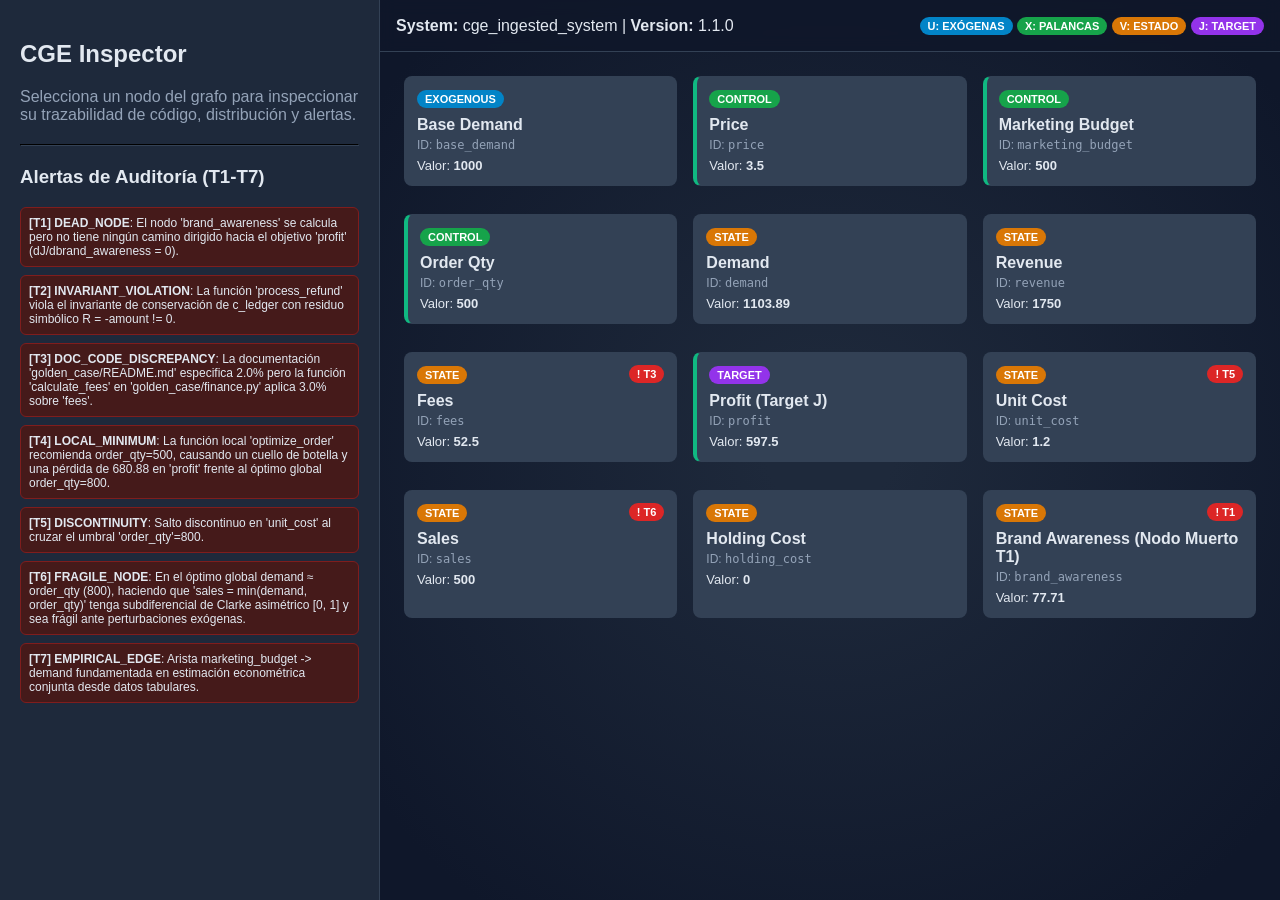
<file: ui/index.html>
<!DOCTYPE html>
<html lang="es">
<head>
  <meta charset="UTF-8">
  <title>Causal Graph Engine — Visualizador Multidimensional</title>
  <style>
    body {
      font-family: -apple-system, BlinkMacSystemFont, "Segoe UI", Roboto, Helvetica, Arial, sans-serif;
      margin: 0;
      display: flex;
      height: 100vh;
      background: #0f172a;
      color: #e2e8f0;
    }
    #sidebar {
      width: 380px;
      background: #1e293b;
      border-right: 1px solid #334155;
      padding: 20px;
      overflow-y: auto;
      box-sizing: border-box;
    }
    #viewport {
      flex: 1;
      position: relative;
      background: radial-gradient(circle, #1e293b 10%, #0f172a 90%);
      overflow: hidden;
      display: flex;
      flex-direction: column;
    }
    .header {
      padding: 16px;
      background: rgba(15, 23, 42, 0.8);
      backdrop-filter: blur(8px);
      border-bottom: 1px solid #334155;
      display: flex;
      justify-content: space-between;
      align-items: center;
    }
    .badge {
      display: inline-block;
      padding: 3px 8px;
      border-radius: 9999px;
      font-size: 11px;
      font-weight: 600;
      text-transform: uppercase;
    }
    .badge-u { background: #0284c7; color: white; }
    .badge-x { background: #16a34a; color: white; }
    .badge-v { background: #d97706; color: white; }
    .badge-j { background: #9333ea; color: white; }
    .badge-alert { background: #dc2626; color: white; }
    .node-card {
      background: #334155;
      border-radius: 8px;
      padding: 12px;
      margin-bottom: 12px;
      cursor: pointer;
      border: 1px solid transparent;
      transition: all 0.2s;
    }
    .node-card:hover {
      border-color: #38bdf8;
      transform: translateY(-2px);
    }
    .node-card.selected {
      border-color: #38bdf8;
      background: #1e3a5f;
    }
    pre {
      background: #090d16;
      padding: 10px;
      border-radius: 6px;
      font-size: 12px;
      overflow-x: auto;
      color: #38bdf8;
    }
  </style>
</head>
<body>
  <div id="sidebar">
    <h2>CGE Inspector</h2>
    <div id="inspector-content">
      <p style="color: #94a3b8;">Selecciona un nodo del grafo para inspeccionar su trazabilidad de código, distribución y alertas.</p>
    </div>
    <hr style="border-color: #334155; margin: 20px 0;">
    <h3>Alertas de Auditoría (T1-T7)</h3>
    <div id="alerts-list"></div>
  </div>
  <div id="viewport">
    <div class="header">
      <div>
        <strong>System:</strong> cge_ingested_system | 
        <strong>Version:</strong> 1.1.0
      </div>
      <div>
        <span class="badge badge-u">U: Exógenas</span>
        <span class="badge badge-x">X: Palancas</span>
        <span class="badge badge-v">V: Estado</span>
        <span class="badge badge-j">J: Target</span>
      </div>
    </div>
    <div id="canvas-container" style="flex:1; padding: 24px; overflow-y: auto;">
      <div style="display: grid; grid-template-columns: repeat(auto-fill, minmax(240px, 1fr)); gap: 16px;" id="nodes-grid"></div>
    </div>
  </div>

  <script>
    const schema = {"$schema": "http://json-schema.org/draft-07/schema#", "system_id": "cge_ingested_system", "version": "1.1.0", "nodes": [{"id": "base_demand", "label": "Base Demand", "category": "exogenous", "data_type": "continuous", "source_reference": {"file": "golden_case/environment.py", "entity": "sample_base_demand", "line_range": [9, 14], "column_name": null}, "current_value": 1000.0, "bounds": {"min": 0.0, "max": null}, "distribution": {"family": "normal", "mean": 1000.0, "std": 100.0}, "characteristic_scale": 1000.0, "fidelity": {"verified": true, "max_rel_error": 0.0}}, {"id": "price", "label": "Price", "category": "control", "data_type": "continuous", "source_reference": {"file": "golden_case/config.py", "entity": "PRICE", "line_range": [4, 4], "column_name": null}, "current_value": 3.5, "bounds": {"min": 2.0, "max": 6.0}, "characteristic_scale": 4.0, "fidelity": {"verified": true, "max_rel_error": 0.0}}, {"id": "marketing_budget", "label": "Marketing Budget", "category": "control", "data_type": "continuous", "source_reference": {"file": "golden_case/config.py", "entity": "MARKETING_BUDGET", "line_range": [5, 5], "column_name": null}, "current_value": 500.0, "bounds": {"min": 0.0, "max": 2000.0}, "characteristic_scale": 2000.0, "fidelity": {"verified": true, "max_rel_error": 0.0}}, {"id": "order_qty", "label": "Order Qty", "category": "control", "data_type": "discrete", "source_reference": {"file": "golden_case/config.py", "entity": "ORDER_QTY", "line_range": [6, 6], "column_name": null}, "current_value": 500, "bounds": {"min": 0, "max": 1500}, "characteristic_scale": 1500.0, "fidelity": {"verified": true, "max_rel_error": 0.0}}, {"id": "demand", "label": "Demand", "category": "state", "data_type": "continuous", "source_reference": {"file": "golden_case/demand.py", "entity": "calculate_demand", "line_range": [5, 13], "column_name": null}, "current_value": 1103.89, "bounds": {"min": 0.0, "max": null}, "characteristic_scale": 1103.8854381999831, "symbolic_expr": "Max(0.0, base_demand*(1.45 - 0.15*price) + 8.0*sqrt(marketing_budget))", "fidelity": {"verified": true, "max_rel_error": 0.0}}, {"id": "revenue", "label": "Revenue", "category": "state", "data_type": "continuous", "source_reference": {"file": "golden_case/finance.py", "entity": "calculate_revenue", "line_range": [5, 7], "column_name": null}, "current_value": 1750.0, "bounds": {"min": 0.0, "max": null}, "characteristic_scale": 1750.0, "symbolic_expr": "price*sales", "fidelity": {"verified": true, "max_rel_error": 0.0}}, {"id": "fees", "label": "Fees", "category": "state", "data_type": "continuous", "source_reference": {"file": "golden_case/finance.py", "entity": "calculate_fees", "line_range": [10, 18], "column_name": null}, "current_value": 52.5, "bounds": {"min": 0.0, "max": null}, "characteristic_scale": 52.5, "symbolic_expr": "0.03*revenue", "fidelity": {"verified": true, "max_rel_error": 0.0}}, {"id": "profit", "label": "Profit (Target J)", "category": "target", "data_type": "continuous", "source_reference": {"file": "golden_case/finance.py", "entity": "calculate_profit", "line_range": [21, 35], "column_name": null}, "current_value": 597.5, "bounds": {"min": null, "max": null}, "characteristic_scale": 597.5, "symbolic_expr": "-fees - holding_cost - marketing_budget - order_qty*unit_cost + revenue", "fidelity": {"verified": true, "max_rel_error": 0.0}}, {"id": "unit_cost", "label": "Unit Cost", "category": "state", "data_type": "continuous", "source_reference": {"file": "golden_case/inventory.py", "entity": "calculate_unit_cost", "line_range": [5, 14], "column_name": null}, "current_value": 1.2, "bounds": {"min": 1.0, "max": 1.2}, "characteristic_scale": 1.2, "symbolic_expr": "Piecewise((1.2, order_qty < 800), (1.0, True))", "discontinuities": [{"variable": "order_qty", "threshold": 800.0, "val_true": 1.2, "val_false": 1.0, "jump_delta": -0.19999999999999996}], "fidelity": {"verified": true, "max_rel_error": 0.0}}, {"id": "sales", "label": "Sales", "category": "state", "data_type": "continuous", "source_reference": {"file": "golden_case/inventory.py", "entity": "calculate_sales", "line_range": [17, 22], "column_name": null}, "current_value": 500.0, "bounds": {"min": 0.0, "max": 1500.0}, "characteristic_scale": 500.0, "symbolic_expr": "Min(demand, order_qty)", "fidelity": {"verified": true, "max_rel_error": 0.0}}, {"id": "holding_cost", "label": "Holding Cost", "category": "state", "data_type": "continuous", "source_reference": {"file": "golden_case/inventory.py", "entity": "calculate_holding_cost", "line_range": [25, 28], "column_name": null}, "current_value": 0.0, "bounds": {"min": 0.0, "max": null}, "characteristic_scale": 1.0, "symbolic_expr": "0.2*Max(0.0, order_qty - sales)", "fidelity": {"verified": true, "max_rel_error": 0.0}}, {"id": "brand_awareness", "label": "Brand Awareness (Nodo Muerto T1)", "category": "state", "data_type": "continuous", "source_reference": {"file": "golden_case/marketing.py", "entity": "calculate_brand_awareness", "line_range": [8, 23], "column_name": null}, "current_value": 77.71, "bounds": {"min": 0.0, "max": null}, "characteristic_scale": 77.70757626356081, "symbolic_expr": "12.5*log(marketing_budget + 1)", "fidelity": {"verified": true, "max_rel_error": 0.0}}], "edges": [{"source": "base_demand", "target": "demand", "type": "exact_code", "sensitivity_weight": 0.925, "confidence": 1.0, "exact_mechanism": {"engine": "sympy_expr", "definition": "demand = Max(0.0, base_demand*(1.45 - 0.15*price) + 8.0*sqrt(marketing_budget))"}, "dimensionless_elasticity": 0.8379}, {"source": "price", "target": "demand", "type": "exact_code", "sensitivity_weight": -150.0, "confidence": 1.0, "exact_mechanism": {"engine": "sympy_expr", "definition": "demand = Max(0.0, base_demand*(1.45 - 0.15*price) + 8.0*sqrt(marketing_budget))"}, "dimensionless_elasticity": -0.5435}, {"source": "marketing_budget", "target": "demand", "type": "exact_code", "sensitivity_weight": 0.179, "confidence": 1.0, "exact_mechanism": {"engine": "sympy_expr", "definition": "demand = Max(0.0, base_demand*(1.45 - 0.15*price) + 8.0*sqrt(marketing_budget))"}, "dimensionless_elasticity": 0.3241}, {"source": "price", "target": "revenue", "type": "exact_code", "sensitivity_weight": 500.0, "confidence": 1.0, "exact_mechanism": {"engine": "sympy_expr", "definition": "revenue = price*sales"}, "dimensionless_elasticity": 1.1429}, {"source": "sales", "target": "revenue", "type": "exact_code", "sensitivity_weight": 3.5, "confidence": 1.0, "exact_mechanism": {"engine": "sympy_expr", "definition": "revenue = price*sales"}, "dimensionless_elasticity": 1.0}, {"source": "revenue", "target": "fees", "type": "exact_code", "sensitivity_weight": 0.03, "confidence": 1.0, "exact_mechanism": {"engine": "sympy_expr", "definition": "fees = 0.03*revenue"}, "dimensionless_elasticity": 1.0}, {"source": "revenue", "target": "profit", "type": "exact_code", "sensitivity_weight": 1.0, "confidence": 1.0, "exact_mechanism": {"engine": "sympy_expr", "definition": "profit = -fees - holding_cost - marketing_budget - order_qty*unit_cost + revenue"}, "dimensionless_elasticity": 2.9289}, {"source": "fees", "target": "profit", "type": "exact_code", "sensitivity_weight": -1.0, "confidence": 1.0, "exact_mechanism": {"engine": "sympy_expr", "definition": "profit = -fees - holding_cost - marketing_budget - order_qty*unit_cost + revenue"}, "dimensionless_elasticity": -0.0879}, {"source": "unit_cost", "target": "profit", "type": "exact_code", "sensitivity_weight": -500.0, "confidence": 1.0, "exact_mechanism": {"engine": "sympy_expr", "definition": "profit = -fees - holding_cost - marketing_budget - order_qty*unit_cost + revenue"}, "dimensionless_elasticity": -1.0042}, {"source": "order_qty", "target": "profit", "type": "exact_code", "sensitivity_weight": -1.2, "confidence": 1.0, "exact_mechanism": {"engine": "sympy_expr", "definition": "profit = -fees - holding_cost - marketing_budget - order_qty*unit_cost + revenue"}, "dimensionless_elasticity": -3.0126}, {"source": "marketing_budget", "target": "profit", "type": "exact_code", "sensitivity_weight": -1.0, "confidence": 1.0, "exact_mechanism": {"engine": "sympy_expr", "definition": "profit = -fees - holding_cost - marketing_budget - order_qty*unit_cost + revenue"}, "dimensionless_elasticity": -3.3473}, {"source": "holding_cost", "target": "profit", "type": "exact_code", "sensitivity_weight": -1.0, "confidence": 1.0, "exact_mechanism": {"engine": "sympy_expr", "definition": "profit = -fees - holding_cost - marketing_budget - order_qty*unit_cost + revenue"}, "dimensionless_elasticity": -0.0017}, {"source": "order_qty", "target": "unit_cost", "type": "discrete_rule", "sensitivity_weight": -0.2, "confidence": 1.0, "exact_mechanism": {"engine": "sympy_expr", "definition": "unit_cost = Piecewise((1.2, order_qty < 800), (1.0, True))"}, "dimensionless_elasticity": -0.1667}, {"source": "demand", "target": "sales", "type": "discrete_rule", "sensitivity_weight": 0.0, "confidence": 1.0, "exact_mechanism": {"engine": "sympy_expr", "definition": "sales = Min(demand, order_qty)"}, "dimensionless_elasticity": 0.0}, {"source": "order_qty", "target": "sales", "type": "discrete_rule", "sensitivity_weight": 1.0, "confidence": 1.0, "exact_mechanism": {"engine": "sympy_expr", "definition": "sales = Min(demand, order_qty)"}, "dimensionless_elasticity": 3.0}, {"source": "order_qty", "target": "holding_cost", "type": "exact_code", "sensitivity_weight": 0.2, "confidence": 1.0, "exact_mechanism": {"engine": "sympy_expr", "definition": "holding_cost = 0.2*Max(0.0, order_qty - sales)"}, "dimensionless_elasticity": 300.0}, {"source": "sales", "target": "holding_cost", "type": "exact_code", "sensitivity_weight": -0.2, "confidence": 1.0, "exact_mechanism": {"engine": "sympy_expr", "definition": "holding_cost = 0.2*Max(0.0, order_qty - sales)"}, "dimensionless_elasticity": -100.0}, {"source": "marketing_budget", "target": "brand_awareness", "type": "exact_code", "sensitivity_weight": 0.025, "confidence": 1.0, "exact_mechanism": {"engine": "sympy_expr", "definition": "brand_awareness = 12.5*log(marketing_budget + 1)"}, "dimensionless_elasticity": 0.6422}, {"source": "marketing_budget", "target": "demand", "type": "empirical_data", "sensitivity_weight": 0.141, "confidence": 1.0, "exact_mechanism": {"engine": "statistical_regression", "definition": "estimated sqrt lift (beta=8.0) from golden_case/data/sales_history.csv"}}], "constraints": [{"id": "c_budget", "type": "hard", "expression": "marketing_budget + order_qty*unit_cost <= 2500", "description": "Presupuesto m\u00e1ximo de desembolso directo de 2500", "is_active": false}, {"id": "c_ledger", "type": "hard", "expression": "sum(credits) - sum(debits) == 0", "description": "Invariante contable de partida doble en el libro mayor", "is_active": false}, {"id": "c_stock", "type": "hard", "expression": "order_qty - sales >= 0", "description": "El flujo sales no puede exceder la capacidad order_qty", "is_active": false}, {"id": "c_price_bounds", "type": "hard", "expression": "2.0 <= price <= 6.0", "description": "Rango admisible de la palanca price", "is_active": false}], "metadata": {"target_dir": "golden_case", "target_id": "profit", "sense": "max", "ceiling_constants": {"MAX_BUDGET": 2500.0}, "local_optimizers": {"optimize_order": {"function": "optimize_order", "file": "golden_case/inventory.py", "line_range": [31, 41], "control_id": "order_qty", "recommended_value": 500}}, "conservation_checks": [{"function": "process_refund", "file": "golden_case/finance.py", "constraint_id": "c_ledger", "positive_calls": 1, "negative_calls": 2, "symbolic_residual": "-amount", "branch_residuals": {"main": "-amount"}, "is_balanced": false, "line_range": [63, 73]}], "doc_discrepancies": [{"id": "T3", "code": "DOC_CODE_DISCREPANCY", "severity": "critical", "node": "fees", "doc_file": "golden_case/README.md", "code_file": "golden_case/finance.py", "function": "calculate_fees", "doc_value": 0.02, "code_value": 0.03, "details": {"reason": "La documentaci\u00f3n 'golden_case/README.md' especifica 2.0% pero la funci\u00f3n 'calculate_fees' en 'golden_case/finance.py' aplica 3.0% sobre 'fees'."}}], "empirical_estimates": [{"source": "marketing_budget", "target": "demand", "selected_basis": "sqrt", "bic_scores": {"sqrt": -4063.61, "linear": 1883.51, "log1p": 2496.83}, "estimated_coefficient": 8.0, "standard_error_hc3": 0.0, "ground_truth": 8.0, "relative_error": 0.0, "passes_threshold": true, "sample_size": 365, "r_squared": 1.0, "condition_number": 12.27, "confidence": 1.0, "local_sensitivity_weight": 0.141, "file": "golden_case/data/sales_history.csv"}], "normative_constraints": [], "blackbox_surrogates": {}, "source_modalities": ["empirical_csv", "python_ast"], "fidelity_report": {"verified": true, "target_verified": true, "max_rel_error": 3.2647379631324356e-15, "reason": null, "n_samples": 24, "node_errors": {"base_demand": 0.0, "brand_awareness": 0.0, "demand": 1.7137805094557623e-16, "fees": 0.0, "holding_cost": 0.0, "marketing_budget": 0.0, "order_qty": 0.0, "price": 0.0, "profit": 3.2647379631324356e-15, "revenue": 0.0, "sales": 0.0, "unit_cost": 0.0}, "verified_nodes": ["base_demand", "brand_awareness", "demand", "fees", "holding_cost", "marketing_budget", "order_qty", "price", "profit", "revenue", "sales", "unit_cost"], "unverified_nodes": [], "unverified_reasons": {}}}};
    const diagnostics = [{"id": "T1", "code": "DEAD_NODE", "subtype": "T1-A_STRUCTURAL_ORPHAN", "severity": "warning", "node": "brand_awareness", "file": "golden_case/marketing.py", "line_range": [8, 23], "details": {"gradient_dJ_dnode": 0.0, "reason": "El nodo 'brand_awareness' se calcula pero no tiene ning\u00fan camino dirigido hacia el objetivo 'profit' (dJ/dbrand_awareness = 0)."}}, {"id": "T2", "code": "INVARIANT_VIOLATION", "severity": "critical", "constraint_id": "c_ledger", "file": "golden_case/finance.py", "function": "process_refund", "line_range": [63, 73], "details": {"symbolic_residual": "-amount", "branch_residuals": {"main": "-amount"}, "reason": "La funci\u00f3n 'process_refund' viola el invariante de conservaci\u00f3n de c_ledger con residuo simb\u00f3lico R = -amount != 0."}}, {"id": "T3", "code": "DOC_CODE_DISCREPANCY", "severity": "critical", "node": "fees", "doc_file": "golden_case/README.md", "code_file": "golden_case/finance.py", "function": "calculate_fees", "doc_value": 0.02, "code_value": 0.03, "details": {"reason": "La documentaci\u00f3n 'golden_case/README.md' especifica 2.0% pero la funci\u00f3n 'calculate_fees' en 'golden_case/finance.py' aplica 3.0% sobre 'fees'."}}, {"id": "T4", "code": "LOCAL_MINIMUM", "severity": "critical", "file": "golden_case/inventory.py", "function": "optimize_order", "line_range": [31, 41], "local_recommendation": {"order_qty": 500}, "global_optimum": {"order_qty": 800}, "profit_loss_at_best_p_m": 680.88, "bilevel_loss": 680.88, "details": {"reason": "La funci\u00f3n local 'optimize_order' recomienda order_qty=500, causando un cuello de botella y una p\u00e9rdida de 680.88 en 'profit' frente al \u00f3ptimo global order_qty=800."}}, {"id": "T5", "code": "DISCONTINUITY", "severity": "warning", "node": "unit_cost", "file": "golden_case/inventory.py", "function": "calculate_unit_cost", "line_range": [5, 14], "threshold_variable": "order_qty", "threshold_value": 800, "val_true": 1.2, "val_false": 1.0, "details": {"reason": "Salto discontinuo en 'unit_cost' al cruzar el umbral 'order_qty'=800."}}, {"id": "T6", "code": "FRAGILE_NODE", "severity": "warning", "node": "sales", "file": "golden_case/inventory.py", "function": "calculate_sales", "line_range": [17, 22], "details": {"clarke_subdifferential": [0.0, 1.0], "kink_asymmetry": 1.0, "reason": "En el \u00f3ptimo global demand \u2248 order_qty (800), haciendo que 'sales = min(demand, order_qty)' tenga subdiferencial de Clarke asim\u00e9trico [0, 1] y sea fr\u00e1gil ante perturbaciones ex\u00f3genas."}}, {"id": "T7", "code": "EMPIRICAL_EDGE", "severity": "info", "source": "marketing_budget", "target": "demand", "ground_truth_coefficient": 8.0, "estimated_coefficient": 8.0, "r_squared": 1.0, "details": {"reason": "Arista marketing_budget -> demand fundamentada en estimaci\u00f3n econom\u00e9trica conjunta desde datos tabulares."}}];
    const solution = {"optimal_controls": {"price": 5.437, "marketing_budget": 428.214, "order_qty": 800}, "optimal_target": {"profit": 2990.8807}, "state_values": {"demand": 800.0, "sales": 800.0, "unit_cost": 1.0, "holding_cost": 0.0, "revenue": 4349.5822, "fees": 130.4875, "brand_awareness": 75.7744, "budget_used": 1228.214}, "active_constraints": ["c_volume_discount_threshold", "c_sales_capacity_limit"], "sensitivities": {"dJ_dp": 365.4526, "dJ_dm": -0.471, "delta_J_dq_left": 164.0739, "delta_J_dq_right": -1.2, "dJ_d_brand_awareness": 0.0}};

    // Renderizar nodos con colores por categoría (V-1)
    const grid = document.getElementById("nodes-grid");
    const catClass = {
      exogenous: "badge-u",
      control: "badge-x",
      state: "badge-v",
      target: "badge-j"
    };

    schema.nodes.forEach(node => {
      const card = document.createElement("div");
      card.className = "node-card";
      card.id = "node-" + node.id;
      
      // Comprobar alertas sobre este nodo (V-3)
      const alerts = diagnostics.filter(d => d.node === node.id || (d.details && d.details.threshold_variable === node.id));
      let alertBadge = alerts.length > 0 ? `<span class="badge badge-alert" style="float:right;">! ${alerts[0].id}</span>` : "";

      // Resaltar ruta óptima de Capa 2 (V-4)
      const isOptimalControl = (node.category === "control" || node.category === "target");
      const optBorder = isOptimalControl ? "border-left: 4px solid #10b981;" : "";

      card.style = optBorder;
      card.innerHTML = `
        ${alertBadge}
        <span class="badge ${catClass[node.category]}">${node.category}</span>
        <h4 style="margin: 8px 0 4px 0;">${node.label}</h4>
        <div style="font-size: 12px; color: #94a3b8;">ID: <code>${node.id}</code></div>
        <div style="font-size: 13px; margin-top: 6px;">Valor: <strong>${node.current_value !== null ? node.current_value : '—'}</strong></div>
      `;

      // Clic para inspección de código y datos (V-2)
      card.onclick = () => selectNode(node, alerts);
      grid.appendChild(card);
    });

    function selectNode(node, alerts) {
      document.querySelectorAll(".node-card").forEach(c => c.classList.remove("selected"));
      document.getElementById("node-" + node.id).classList.add("selected");

      const insp = document.getElementById("inspector-content");
      const src = node.source_reference || {};
      const lines = src.line_range ? `Líneas: [${src.line_range[0]}, ${src.line_range[1]}]` : "No especificado";

      insp.innerHTML = `
        <span class="badge ${catClass[node.category]}">${node.category}</span>
        <h3 style="margin: 10px 0 4px 0;">${node.label}</h3>
        <p style="font-size: 13px; color: #cbd5e1;">Tipo de dato: <code>${node.data_type}</code></p>
        <h4>Trazabilidad de Código Fuente (V-2):</h4>
        <pre>Archivo: ${src.file || 'N/A'}\nEntidad: ${src.entity || 'N/A'}\n${lines}</pre>
        <h4>Límites y Valores:</h4>
        <div style="font-size: 13px;">Mín: ${node.bounds ? node.bounds.min : 'null'} | Máx: ${node.bounds ? node.bounds.max : 'null'}</div>
      `;
    }

    // Renderizar lista de alertas T1-T7 (V-3)
    const alertContainer = document.getElementById("alerts-list");
    diagnostics.forEach(d => {
      const div = document.createElement("div");
      div.style = "background: #451a1a; border: 1px solid #7f1d1d; border-radius: 6px; padding: 8px; margin-bottom: 8px; font-size: 12px;";
      div.innerHTML = `<strong>[${d.id}] ${d.code}</strong>: ${d.details ? d.details.reason : ''}`;
      alertContainer.appendChild(div);
    });
  </script>
</body>
</html>
</file>
